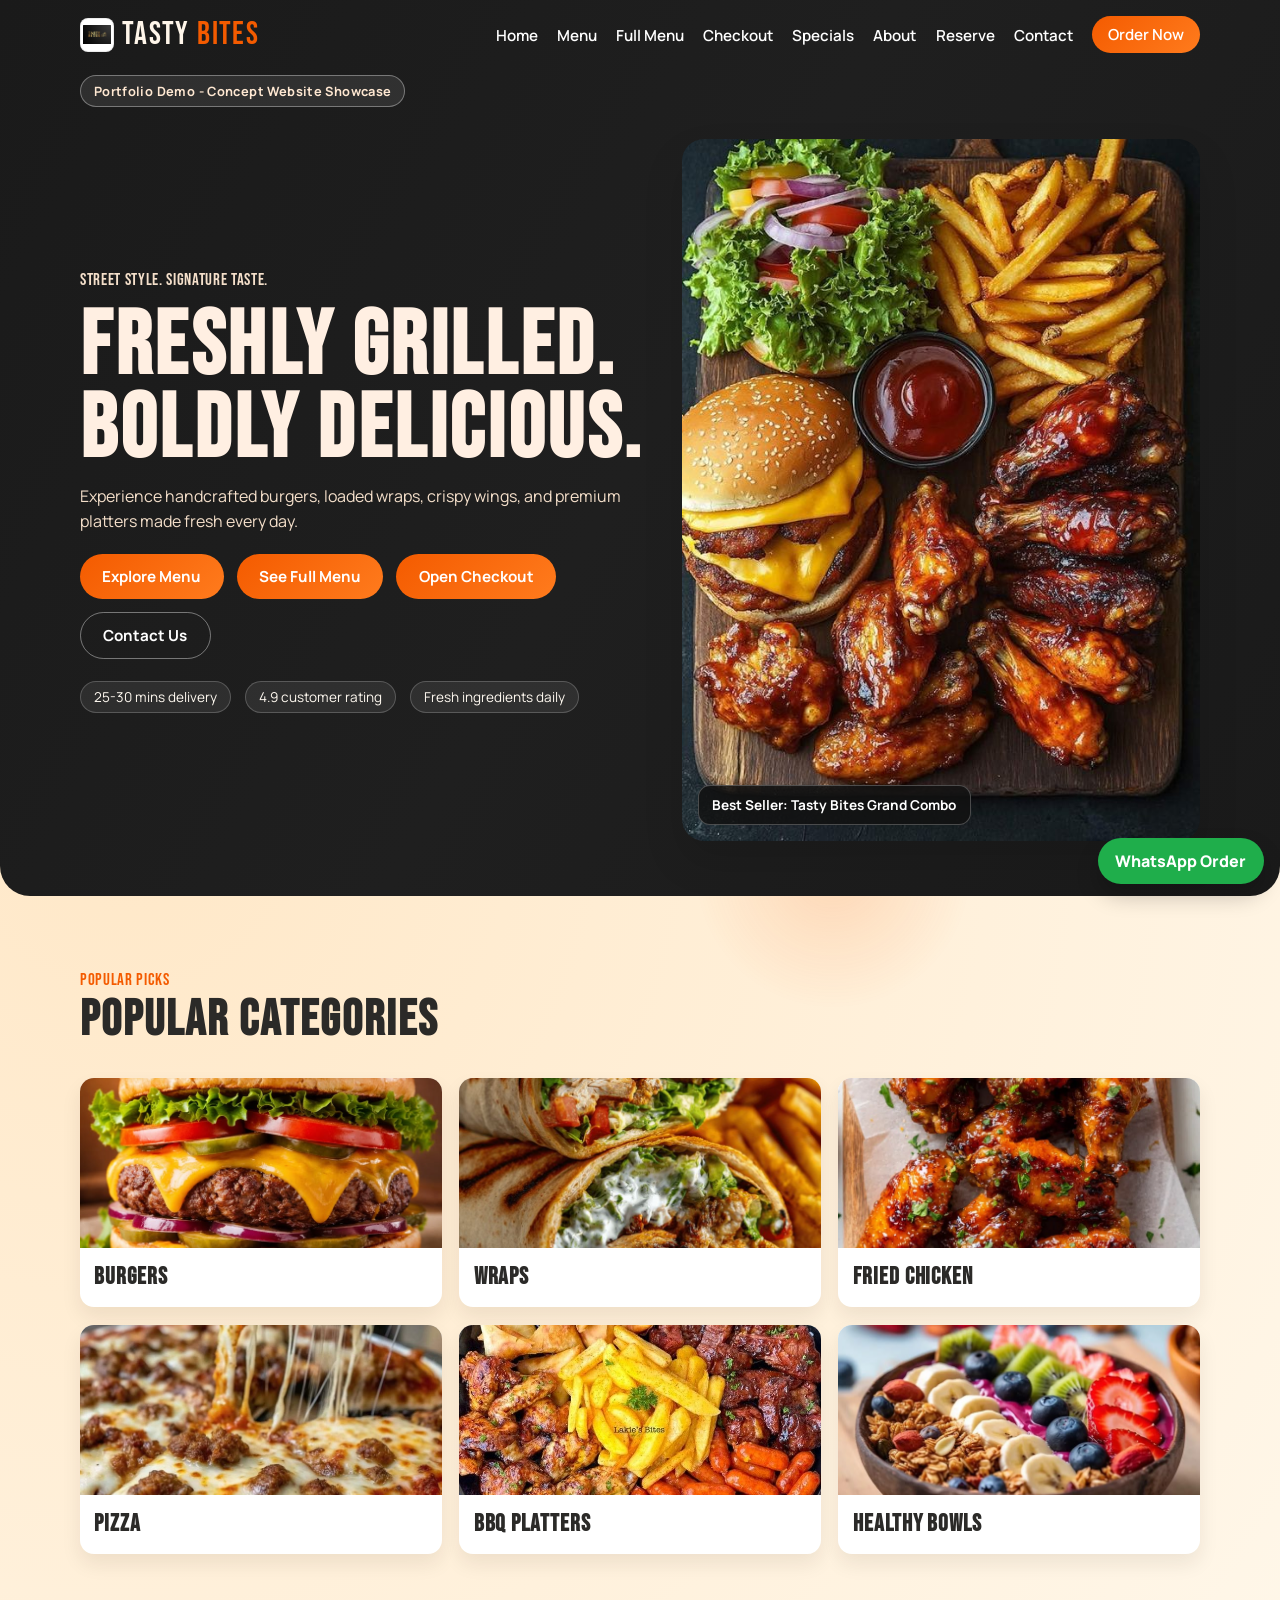
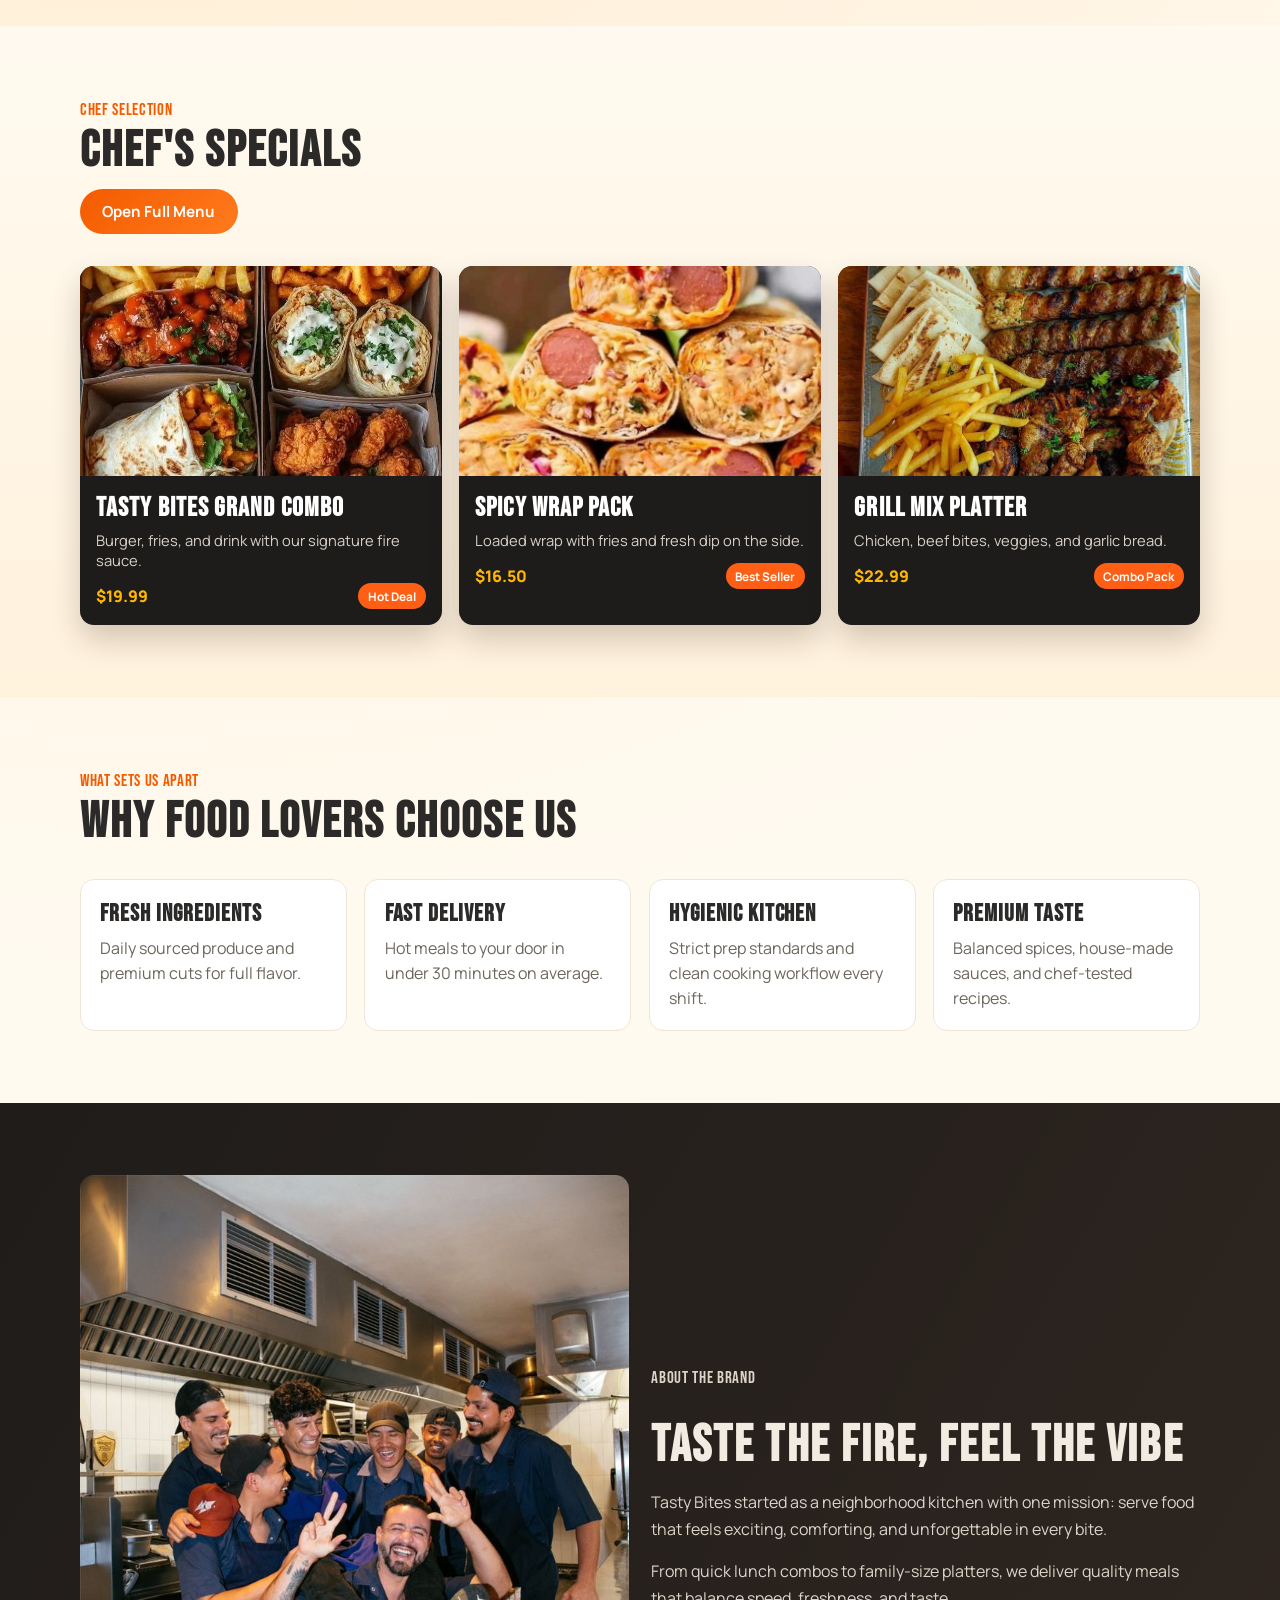
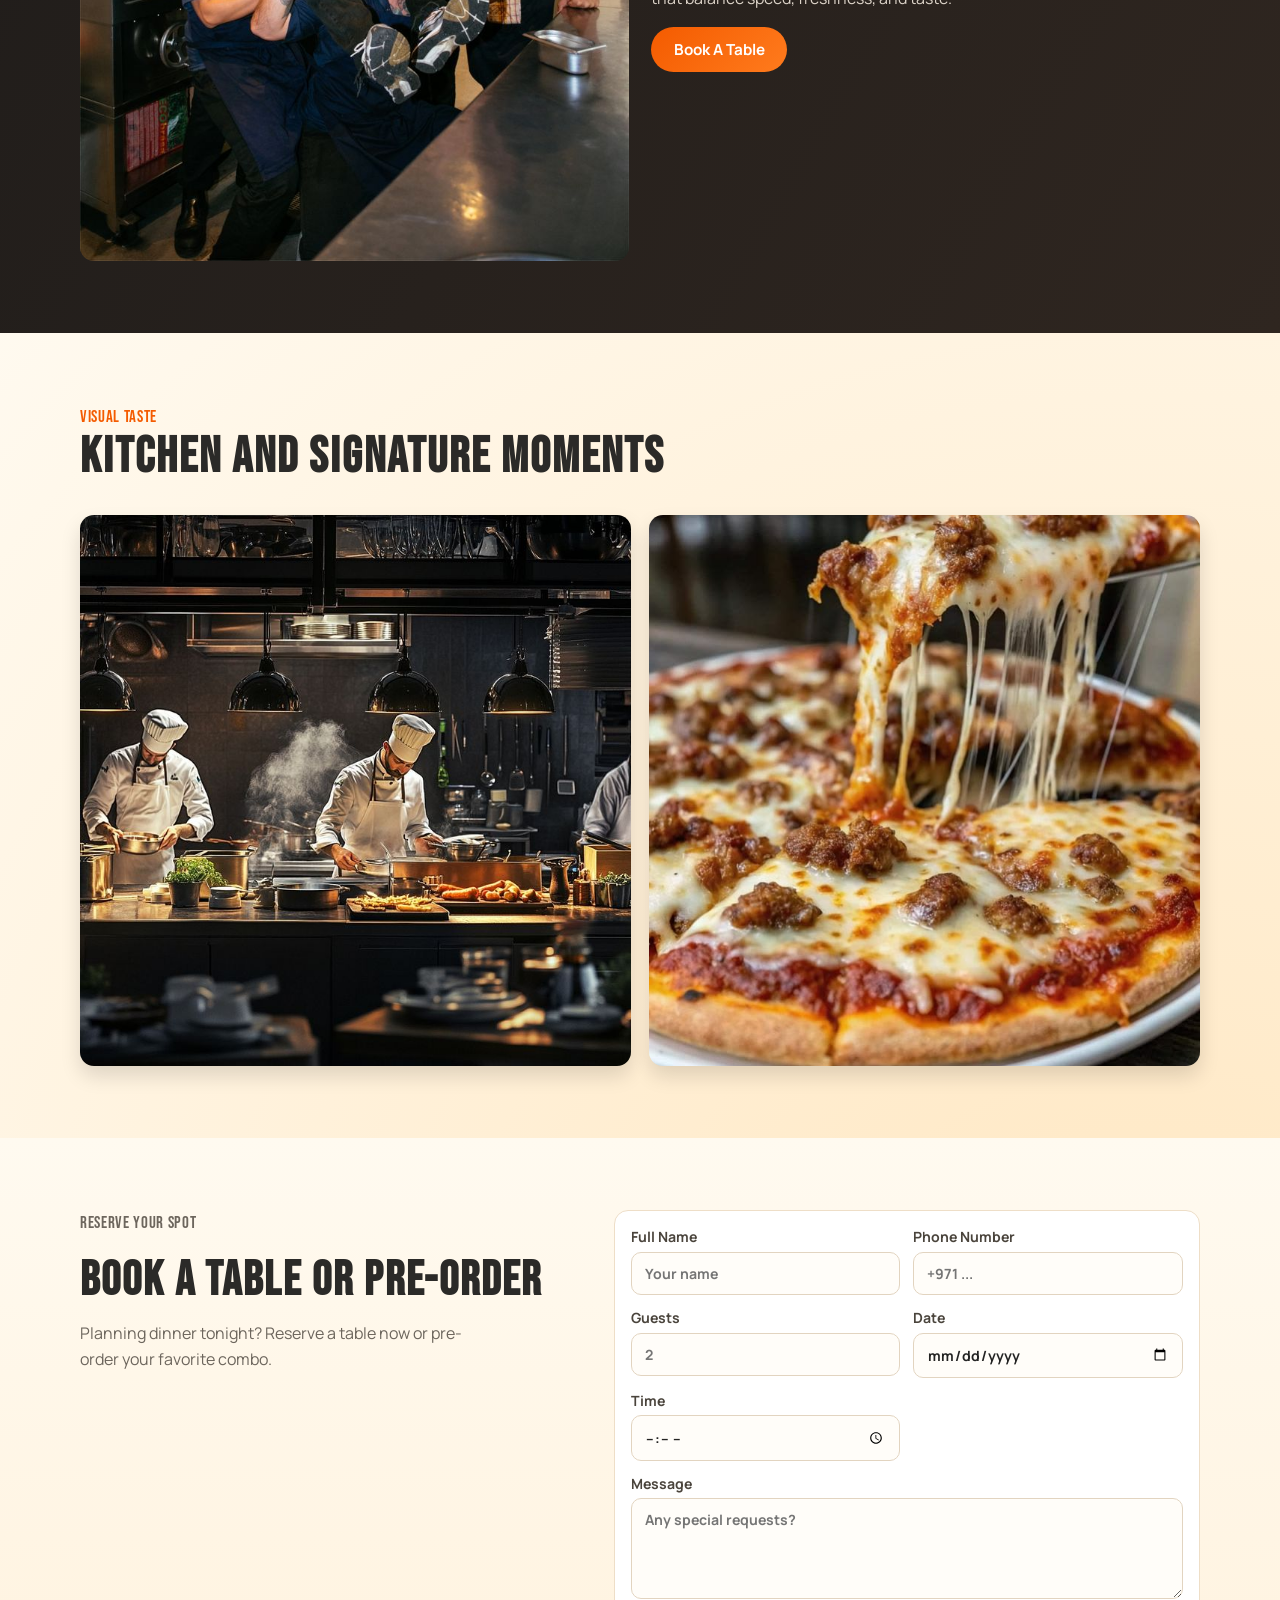
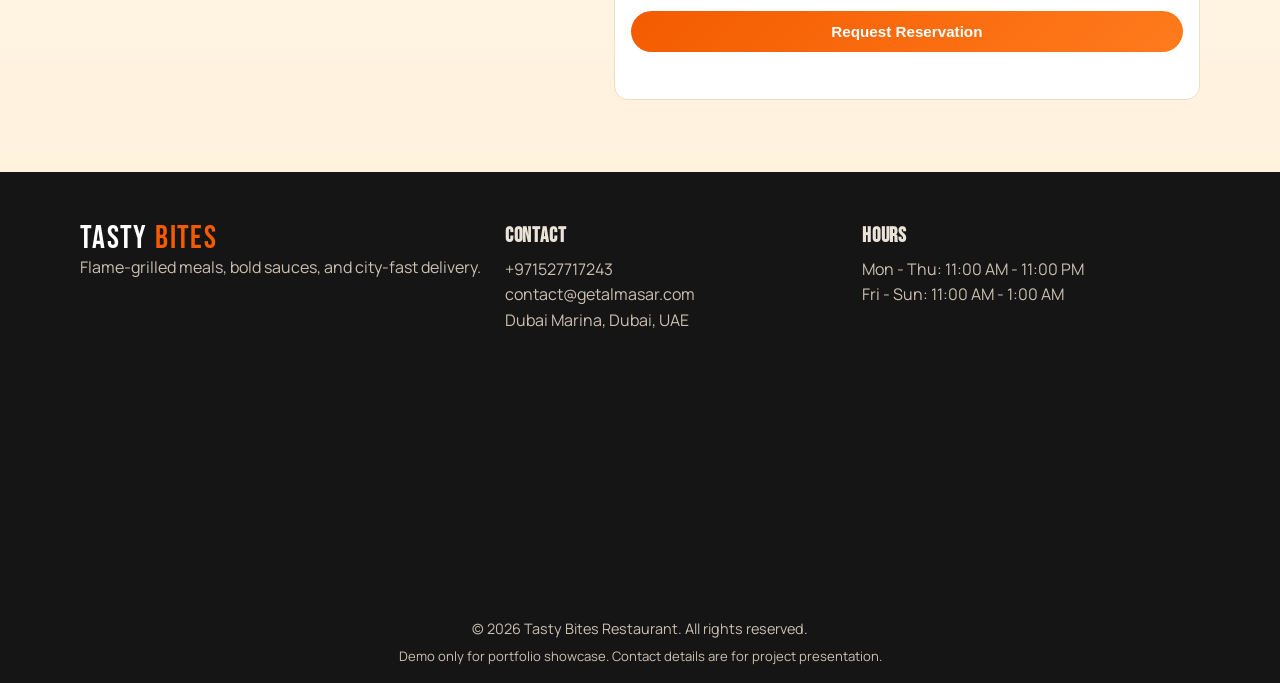
<file: index.html>
﻿<!DOCTYPE html>
<html lang="en">
<head>
   <meta charset="UTF-8" />
   <meta name="viewport" content="width=device-width, initial-scale=1.0" />
   <meta name="description" content="Tasty Bites Restaurant - freshly grilled, boldly delicious meals, fast delivery, and unforgettable flavor." />
   <meta property="og:title" content="Tasty Bites Restaurant" />
   <meta property="og:description" content="Fresh burgers, wings, wraps, bowls, desserts, and premium combos served fast." />
   <meta property="og:image" content="images/Air Fryer Recipes _ BBQ Chicken Wings & Cheeseburger Platter.jpg" />
   <title>Tasty Bites Restaurant</title>
   <link rel="preconnect" href="https://fonts.googleapis.com" />
   <link rel="preconnect" href="https://fonts.gstatic.com" crossorigin />
   <link href="https://fonts.googleapis.com/css2?family=Bebas+Neue&family=Manrope:wght@400;500;600;700;800&display=swap" rel="stylesheet" />
   <link rel="stylesheet" href="styles.css" />
   <link rel="icon" type="image/jpeg" href="images/burger.jpg" />
</head>
<body>
   <div class="site-bg-shapes" aria-hidden="true">
      <span class="shape shape-one"></span>
      <span class="shape shape-two"></span>
      <span class="shape shape-three"></span>
   </div>

   <header class="header" id="home">
      <nav class="nav container" aria-label="Main navigation">
         <a href="#home" class="brand" aria-label="Tasty Bites home">
            <img src="images/logo.jpg" alt="Tasty Bites logo" class="brand-logo" />
            Tasty<span>Bites</span>
         </a>
         <button class="nav-toggle" id="nav-toggle" aria-label="Toggle menu" aria-expanded="false">Menu</button>
         <ul class="nav-links" id="nav-links">
            <li><a href="#home">Home</a></li>
            <li><a href="#categories">Menu</a></li>
            <li><a href="menu.html">Full Menu</a></li>
            <li><a href="checkout.html">Checkout</a></li>
            <li><a href="#specials">Specials</a></li>
            <li><a href="#about">About</a></li>
            <li><a href="#reservation">Reserve</a></li>
            <li><a href="#contact">Contact</a></li>
            <li><a class="btn btn-nav js-whatsapp-order" href="https://wa.me/971527717243" data-item="I want to order from Tasty Bites">Order Now</a></li>
         </ul>
      </nav>

      <div class="container">
         <p class="demo-badge">Portfolio Demo - Concept Website Showcase</p>
      </div>

      <section class="hero container">
         <div class="hero-copy reveal-up">
            <p class="eyebrow">Street style. Signature taste.</p>
            <h1>Freshly Grilled.<br />Boldly Delicious.</h1>
            <p>
               Experience handcrafted burgers, loaded wraps, crispy wings, and premium platters
               made fresh every day.
            </p>
            <div class="hero-actions">
               <a class="btn" href="#categories">Explore Menu</a>
               <a class="btn" href="menu.html">See Full Menu</a>
               <a class="btn" href="checkout.html">Open Checkout</a>
               <a class="btn btn-ghost" href="#contact">Contact Us</a>
            </div>
            <ul class="hero-highlights">
               <li>25-30 mins delivery</li>
               <li>4.9 customer rating</li>
               <li>Fresh ingredients daily</li>
            </ul>
         </div>

         <div class="hero-media reveal-up delay-1">
            <img src="images/Air Fryer Recipes _ BBQ Chicken Wings & Cheeseburger Platter.jpg" alt="Crispy fried chicken platter with fries and burgers" class="cover-image" />
            <div class="floating-card">Best Seller: Tasty Bites Grand Combo</div>
         </div>
      </section>
   </header>

   <main>
      <section class="section container" id="categories">
         <div class="section-head reveal-up">
            <p class="eyebrow">Popular Picks</p>
            <h2>Popular Categories</h2>
         </div>
         <div class="category-grid">
            <article class="category-card reveal-up">
               <img src="images/american burger.jpg" alt="Juicy stacked burger" class="cover-image" />
               <h3>Burgers</h3>
            </article>
            <article class="category-card reveal-up delay-1">
               <img src="images/shawarma.jpg" alt="Stuffed chicken wrap" class="cover-image" />
               <h3>Wraps</h3>
            </article>
            <article class="category-card reveal-up delay-2">
               <img src="images/hot wings.jpg" alt="Spicy fried chicken wings" class="cover-image" />
               <h3>Fried Chicken</h3>
            </article>
            <article class="category-card reveal-up">
               <img src="images/pizza.jpg" alt="Cheesy pizza slices" class="cover-image" />
               <h3>Pizza</h3>
            </article>
            <article class="category-card reveal-up delay-1">
               <img src="images/ggq platter.jpg" alt="Mixed grill platter" class="cover-image" />
               <h3>BBQ Platters</h3>
            </article>
            <article class="category-card reveal-up delay-2">
               <img src="images/health bowl.jpg" alt="Nutritious bowl with vegetables" class="cover-image" />
               <h3>Healthy Bowls</h3>
            </article>
         </div>
      </section>

      <section class="section section-alt" id="specials">
         <div class="container">
            <div class="section-head reveal-up">
               <p class="eyebrow">Chef Selection</p>
               <h2>Chef's Specials</h2>
               <div class="section-tools">
                  <a class="btn" href="menu.html">Open Full Menu</a>
               </div>
            </div>

            <div class="special-grid">
               <article class="special-card reveal-up">
                  <img src="images/grand combo.jpg" alt="Burger fries and drink combo" class="cover-image" />
                  <div class="special-content">
                     <h3>Tasty Bites Grand Combo</h3>
                     <p>Burger, fries, and drink with our signature fire sauce.</p>
                     <div class="special-meta">
                        <span class="price">$19.99</span>
                        <span class="tag">Hot Deal</span>
                     </div>
                  </div>
               </article>

               <article class="special-card reveal-up delay-1">
                  <img src="images/spicy wrap pack.jpg" alt="Spicy wrap combo meal" class="cover-image" />
                  <div class="special-content">
                     <h3>Spicy Wrap Pack</h3>
                     <p>Loaded wrap with fries and fresh dip on the side.</p>
                     <div class="special-meta">
                        <span class="price">$16.50</span>
                        <span class="tag">Best Seller</span>
                     </div>
                  </div>
               </article>

               <article class="special-card reveal-up delay-2">
                  <img src="images/grill mix platter.jpg" alt="Mixed grill platter with kebabs" class="cover-image" />
                  <div class="special-content">
                     <h3>Grill Mix Platter</h3>
                     <p>Chicken, beef bites, veggies, and garlic bread.</p>
                     <div class="special-meta">
                        <span class="price">$22.99</span>
                        <span class="tag">Combo Pack</span>
                     </div>
                  </div>
               </article>
            </div>
         </div>
      </section>

      <section class="section container" id="why-us">
         <div class="section-head reveal-up">
            <p class="eyebrow">What Sets Us Apart</p>
            <h2>Why Food Lovers Choose Us</h2>
         </div>

         <div class="feature-grid">
            <article class="feature-card reveal-up">
               <h3>Fresh Ingredients</h3>
               <p>Daily sourced produce and premium cuts for full flavor.</p>
            </article>
            <article class="feature-card reveal-up delay-1">
               <h3>Fast Delivery</h3>
               <p>Hot meals to your door in under 30 minutes on average.</p>
            </article>
            <article class="feature-card reveal-up delay-2">
               <h3>Hygienic Kitchen</h3>
               <p>Strict prep standards and clean cooking workflow every shift.</p>
            </article>
            <article class="feature-card reveal-up">
               <h3>Premium Taste</h3>
               <p>Balanced spices, house-made sauces, and chef-tested recipes.</p>
            </article>
         </div>
      </section>

      <section class="section section-dark" id="about">
         <div class="container about-layout">
            <div class="about-media reveal-up">
               <img src="images/team.jpg" alt="Restaurant team in the kitchen" class="cover-image" />
            </div>
            <div class="about-copy reveal-up delay-1">
               <p class="eyebrow">About The Brand</p>
               <h2>Taste The Fire, Feel The Vibe</h2>
               <p>
                  Tasty Bites started as a neighborhood kitchen with one mission: serve food that
                  feels exciting, comforting, and unforgettable in every bite.
               </p>
               <p>
                  From quick lunch combos to family-size platters, we deliver quality meals
                  that balance speed, freshness, and taste.
               </p>
               <a class="btn" href="#reservation">Book A Table</a>
            </div>
         </div>
      </section>

      <section class="section container" id="gallery">
         <div class="section-head reveal-up">
            <p class="eyebrow">Visual Taste</p>
            <h2>Kitchen And Signature Moments</h2>
         </div>

         <div class="media-grid">
            <video poster="images/kitchen-preview.jpg" class="reveal-up hover-preview" preload="metadata" muted loop playsinline>
               <source src="videos/kitchen-tour.mp4" type="video/mp4" />
               Your browser does not support the video tag.
            </video>
            <video poster="images/pizza.jpg" class="reveal-up delay-1 hover-preview" preload="metadata" muted loop playsinline>
               <source src="videos/making-pizza.mp4" type="video/mp4" />
               Your browser does not support the video tag.
            </video>
         </div>
      </section>

      <section class="section section-alt" id="reservation">
         <div class="container reservation-wrap">
            <div class="reservation-copy reveal-up">
               <p class="eyebrow">Reserve Your Spot</p>
               <h2>Book A Table Or Pre-Order</h2>
               <p>
                  Planning dinner tonight? Reserve a table now or pre-order your favorite combo.
               </p>
            </div>

            <form class="reservation-form reveal-up delay-1" id="reservation-form">
               <label>
                  Full Name
                  <input type="text" name="fullName" placeholder="Your name" required />
               </label>
               <label>
                  Phone Number
                  <input type="tel" name="phone" placeholder="+971 ..." required />
               </label>
               <label>
                  Guests
                  <input type="number" name="guests" min="1" max="20" placeholder="2" required />
               </label>
               <label>
                  Date
                  <input type="date" name="date" required />
               </label>
               <label>
                  Time
                  <input type="time" name="time" required />
               </label>
               <label>
                  Message
                  <textarea rows="4" name="message" placeholder="Any special requests?"></textarea>
               </label>
               <button type="submit" class="btn">Request Reservation</button>
               <p id="reservation-status" class="reservation-status" aria-live="polite"></p>
            </form>
         </div>
      </section>
   </main>

   <footer class="footer" id="contact">
      <div class="container footer-grid">
         <div>
            <a href="#home" class="brand brand-footer">Tasty<span>Bites</span></a>
            <p>Flame-grilled meals, bold sauces, and city-fast delivery.</p>
         </div>

         <div>
            <h3>Contact</h3>
            <p><a href="tel:+971527717243">+971527717243</a></p>
            <p><a href="mailto:contact@getalmasar.com">contact@getalmasar.com</a></p>
            <p>Dubai Marina, Dubai, UAE</p>
         </div>

         <div>
            <h3>Hours</h3>
            <p>Mon - Thu: 11:00 AM - 11:00 PM</p>
            <p>Fri - Sun: 11:00 AM - 1:00 AM</p>
         </div>
      </div>

      <div class="container map-wrap">
         <iframe
            src="https://www.google.com/maps?q=Dubai+Marina&output=embed"
            title="Restaurant location"
            loading="lazy"
            referrerpolicy="no-referrer-when-downgrade"
         ></iframe>
      </div>

      <p class="copyright">&copy; <span id="year"></span> Tasty Bites Restaurant. All rights reserved.</p>
      <p class="demo-note">Demo only for portfolio showcase. Contact details are for project presentation.</p>
   </footer>

   <a
      class="whatsapp-float js-whatsapp-order"
      href="https://wa.me/971527717243"
      data-item="Hi Tasty Bites, I would like to place an order."
      aria-label="Chat on WhatsApp"
   >
      WhatsApp Order
   </a>

   <script src="script.js"></script>
</body>
</html>
</file>
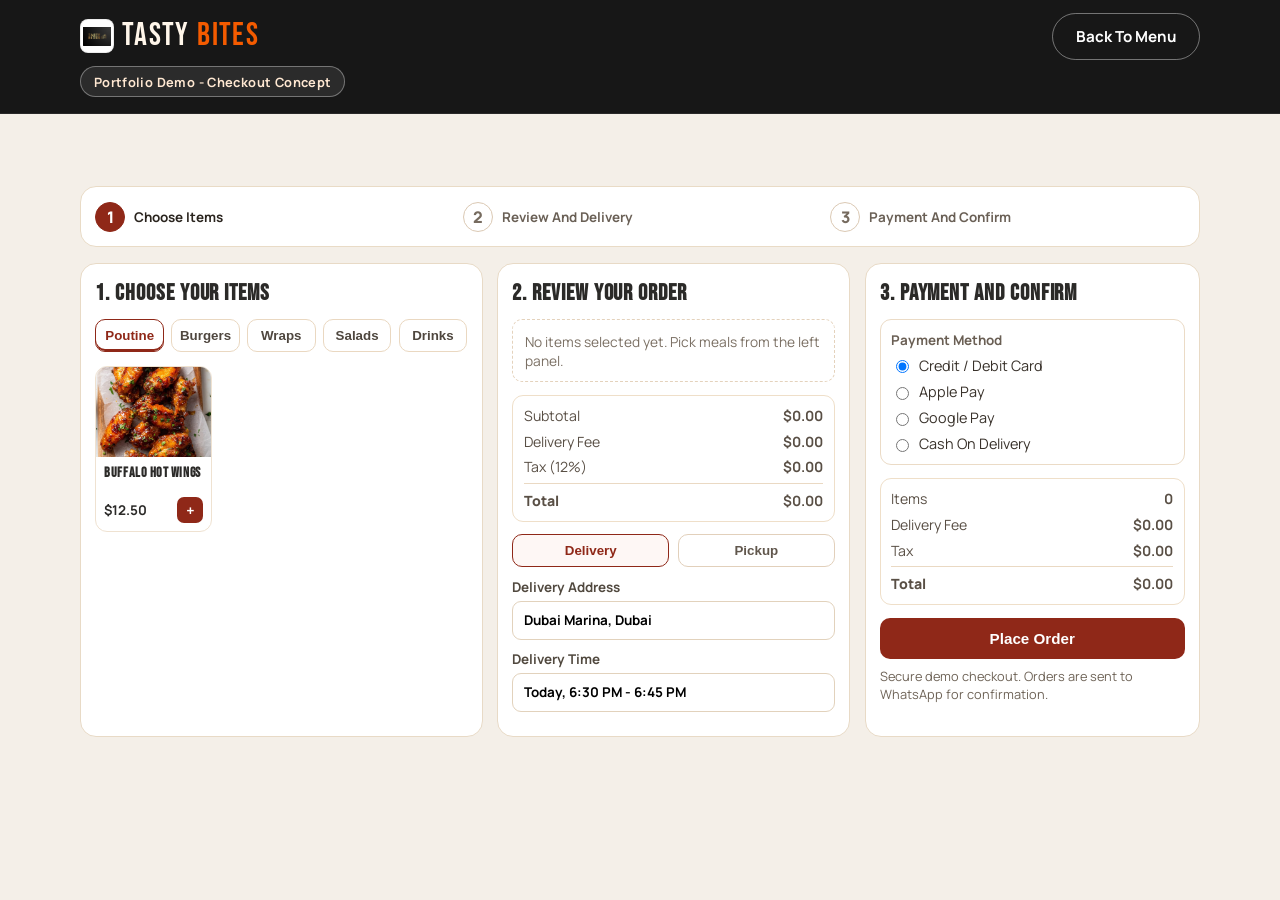
<file: checkout.html>
<!DOCTYPE html>
<html lang="en">
<head>
   <meta charset="UTF-8" />
   <meta name="viewport" content="width=device-width, initial-scale=1.0" />
   <meta name="description" content="Checkout flow for Tasty Bites Restaurant orders." />
   <title>Checkout | Tasty Bites</title>
   <link rel="preconnect" href="https://fonts.googleapis.com" />
   <link rel="preconnect" href="https://fonts.gstatic.com" crossorigin />
   <link href="https://fonts.googleapis.com/css2?family=Bebas+Neue&family=Manrope:wght@400;500;600;700;800&display=swap" rel="stylesheet" />
   <link rel="stylesheet" href="styles.css" />
</head>
<body class="checkout-page">
   <header class="checkout-header">
      <div class="container checkout-header-inner">
         <a href="index.html" class="brand" aria-label="Tasty Bites home">
            <img src="images/logo.jpg" alt="Tasty Bites logo" class="brand-logo" />
            Tasty<span>Bites</span>
         </a>
         <a href="menu.html" class="btn btn-ghost">Back To Menu</a>
      </div>
      <div class="container">
         <p class="demo-badge">Portfolio Demo - Checkout Concept</p>
      </div>
   </header>

   <main class="section">
      <div class="container">
         <div class="checkout-steps" aria-label="Checkout steps">
            <div class="step is-active"><span>1</span><p>Choose Items</p></div>
            <div class="step"><span>2</span><p>Review And Delivery</p></div>
            <div class="step"><span>3</span><p>Payment And Confirm</p></div>
         </div>

         <div class="checkout-layout">
            <section class="checkout-card" aria-labelledby="choose-title">
               <h2 id="choose-title">1. Choose Your Items</h2>
               <div class="checkout-categories" id="checkout-categories"></div>
               <div class="checkout-products" id="checkout-products"></div>
            </section>

            <section class="checkout-card" aria-labelledby="review-title">
               <h2 id="review-title">2. Review Your Order</h2>
               <div class="checkout-cart" id="checkout-cart"></div>

               <div class="checkout-summary-lines">
                  <p><span>Subtotal</span><strong id="subtotal-amount">$0.00</strong></p>
                  <p><span>Delivery Fee</span><strong id="delivery-fee">$2.99</strong></p>
                  <p><span>Tax (12%)</span><strong id="tax-amount">$0.00</strong></p>
                  <p class="checkout-total"><span>Total</span><strong id="total-amount">$0.00</strong></p>
               </div>

               <div class="delivery-mode" role="group" aria-label="Delivery mode">
                  <button type="button" class="mode-btn is-active" data-mode="delivery">Delivery</button>
                  <button type="button" class="mode-btn" data-mode="pickup">Pickup</button>
               </div>

               <label class="checkout-field">
                  Delivery Address
                  <input type="text" id="delivery-address" value="Dubai Marina, Dubai" />
               </label>
               <label class="checkout-field">
                  Delivery Time
                  <input type="text" id="delivery-time" value="Today, 6:30 PM - 6:45 PM" />
               </label>
            </section>

            <section class="checkout-card" aria-labelledby="payment-title">
               <h2 id="payment-title">3. Payment And Confirm</h2>

               <div class="payment-group">
                  <p class="payment-label">Payment Method</p>
                  <label class="pay-option"><input type="radio" name="pay-method" value="Card" checked /> Credit / Debit Card</label>
                  <label class="pay-option"><input type="radio" name="pay-method" value="Apple Pay" /> Apple Pay</label>
                  <label class="pay-option"><input type="radio" name="pay-method" value="Google Pay" /> Google Pay</label>
                  <label class="pay-option"><input type="radio" name="pay-method" value="Cash" /> Cash On Delivery</label>
               </div>

               <div class="checkout-summary-box">
                  <p><span>Items</span><strong id="summary-items">0</strong></p>
                  <p><span>Delivery Fee</span><strong id="summary-delivery">$2.99</strong></p>
                  <p><span>Tax</span><strong id="summary-tax">$0.00</strong></p>
                  <p class="checkout-total"><span>Total</span><strong id="summary-total">$0.00</strong></p>
               </div>

               <button type="button" class="btn checkout-submit" id="place-order-btn">Place Order</button>
               <p class="checkout-note">Secure demo checkout. Orders are sent to WhatsApp for confirmation.</p>
               <p id="checkout-status" class="reservation-status" aria-live="polite"></p>
            </section>
         </div>
      </div>
   </main>

   <script src="checkout.js"></script>
</body>
</html>
</file>
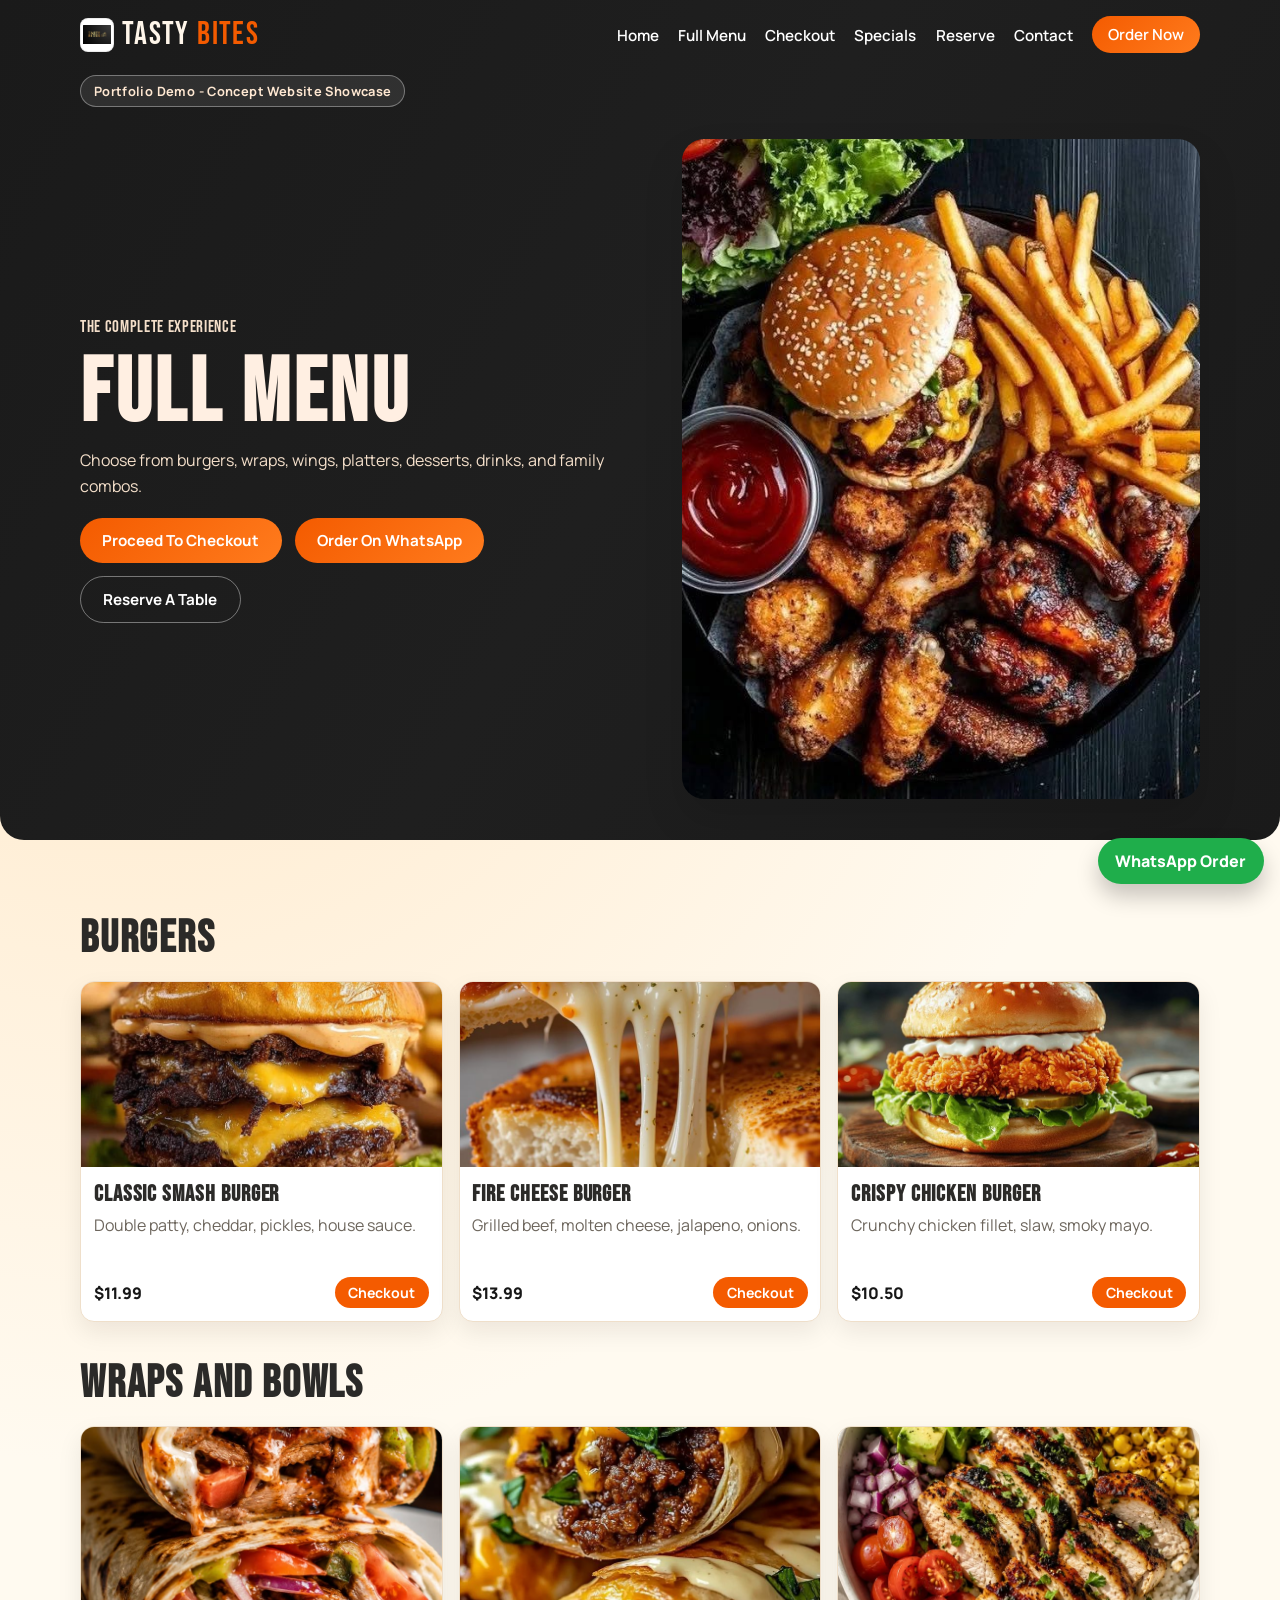
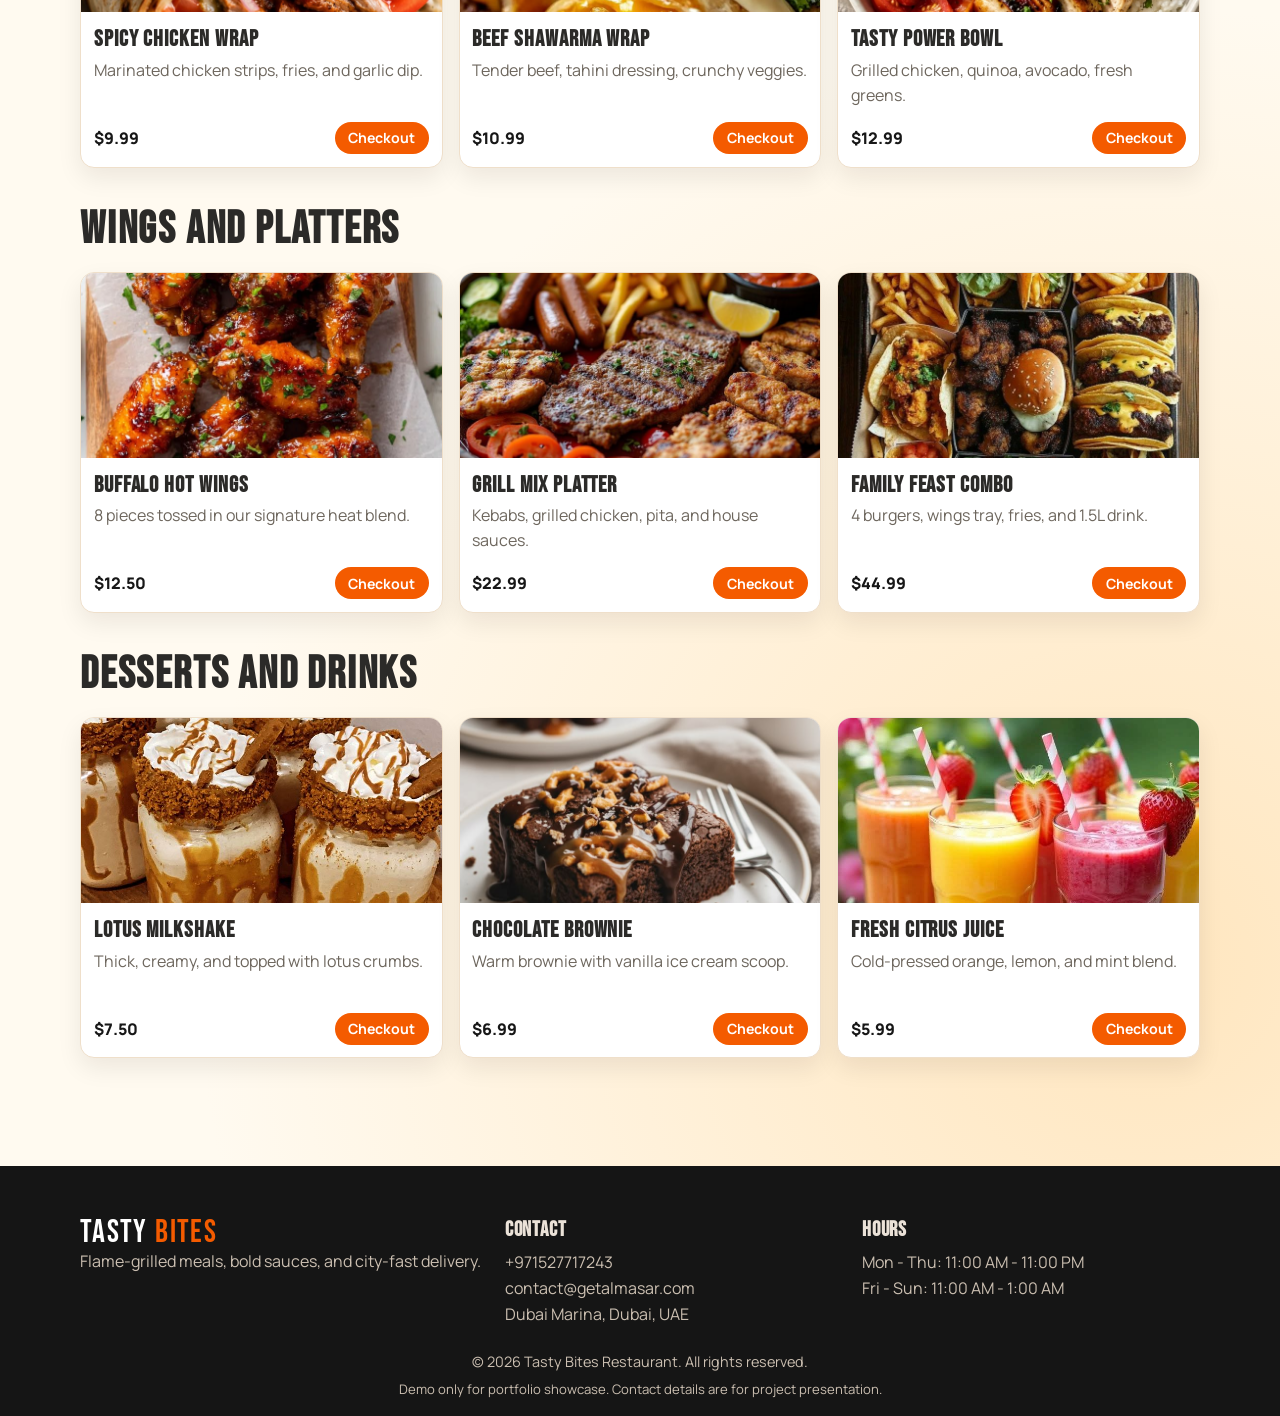
<file: menu.html>
﻿<!DOCTYPE html>
<html lang="en">
<head>
   <meta charset="UTF-8" />
   <meta name="viewport" content="width=device-width, initial-scale=1.0" />
   <meta name="description" content="Full restaurant menu for Tasty Bites Restaurant." />
   <title>Full Menu | Tasty Bites</title>
   <link rel="preconnect" href="https://fonts.googleapis.com" />
   <link rel="preconnect" href="https://fonts.gstatic.com" crossorigin />
   <link href="https://fonts.googleapis.com/css2?family=Bebas+Neue&family=Manrope:wght@400;500;600;700;800&display=swap" rel="stylesheet" />
   <link rel="stylesheet" href="styles.css" />
</head>
<body class="menu-page">
   <header class="header" id="home">
      <nav class="nav container" aria-label="Main navigation">
         <a href="index.html" class="brand" aria-label="Tasty Bites home">
            <img src="images/logo.jpg" alt="Tasty Bites logo" class="brand-logo" />
            Tasty<span>Bites</span>
         </a>
         <button class="nav-toggle" id="nav-toggle" aria-label="Toggle menu" aria-expanded="false">Menu</button>
         <ul class="nav-links" id="nav-links">
            <li><a href="index.html#home">Home</a></li>
            <li><a href="menu.html">Full Menu</a></li>
            <li><a href="checkout.html">Checkout</a></li>
            <li><a href="index.html#specials">Specials</a></li>
            <li><a href="index.html#reservation">Reserve</a></li>
            <li><a href="index.html#contact">Contact</a></li>
            <li><a class="btn btn-nav js-whatsapp-order" href="https://wa.me/971527717243" data-item="I want to place a full menu order">Order Now</a></li>
         </ul>
      </nav>

      <div class="container">
         <p class="demo-badge">Portfolio Demo - Concept Website Showcase</p>
      </div>

      <section class="hero container menu-hero">
         <div class="hero-copy reveal-up">
            <p class="eyebrow">The Complete Experience</p>
            <h1>Full Menu</h1>
            <p>Choose from burgers, wraps, wings, platters, desserts, drinks, and family combos.</p>
            <div class="hero-actions">
               <a class="btn" href="checkout.html">Proceed To Checkout</a>
               <a class="btn js-whatsapp-order" href="https://wa.me/971527717243" data-item="Hi, I need help choosing from the full menu">Order On WhatsApp</a>
               <a class="btn btn-ghost" href="index.html#reservation">Reserve A Table</a>
            </div>
         </div>
         <div class="hero-media reveal-up delay-1">
            <img src="images/food-bg.jpg" alt="Tasty Bites menu spread" class="cover-image" />
         </div>
      </section>
   </header>

   <main>
      <section class="section container">
         <div class="menu-group reveal-up" id="burgers">
            <h2>Burgers</h2>
            <div class="menu-grid">
               <article class="menu-item-card">
                  <img src="images/classic smash.jpg" alt="Classic smash burger" class="cover-image" />
                  <h3>Classic Smash Burger</h3>
                  <p>Double patty, cheddar, pickles, house sauce.</p>
                  <div class="menu-item-footer"><span>$11.99</span><a href="checkout.html?item=Classic%20Smash%20Burger">Checkout</a></div>
               </article>
               <article class="menu-item-card">
                  <img src="images/Fire cheese.jpg" alt="Fire cheese burger" class="cover-image" />
                  <h3>Fire Cheese Burger</h3>
                  <p>Grilled beef, molten cheese, jalapeno, onions.</p>
                  <div class="menu-item-footer"><span>$13.99</span><a href="checkout.html?item=Fire%20Cheese%20Burger">Checkout</a></div>
               </article>
               <article class="menu-item-card">
                  <img src="images/chicken burger.jpg" alt="Crispy chicken burger" class="cover-image" />
                  <h3>Crispy Chicken Burger</h3>
                  <p>Crunchy chicken fillet, slaw, smoky mayo.</p>
                  <div class="menu-item-footer"><span>$10.50</span><a href="checkout.html?item=Crispy%20Chicken%20Burger">Checkout</a></div>
               </article>
            </div>
         </div>

         <div class="menu-group reveal-up delay-1" id="wraps">
            <h2>Wraps And Bowls</h2>
            <div class="menu-grid">
               <article class="menu-item-card">
                  <img src="images/spicy wrap.jpg" alt="Spicy chicken wrap" class="cover-image" />
                  <h3>Spicy Chicken Wrap</h3>
                  <p>Marinated chicken strips, fries, and garlic dip.</p>
                  <div class="menu-item-footer"><span>$9.99</span><a href="checkout.html?item=Spicy%20Chicken%20Wrap">Checkout</a></div>
               </article>
               <article class="menu-item-card">
                  <img src="images/beef Wrap.jpg" alt="Beef shawarma wrap" class="cover-image" />
                  <h3>Beef Shawarma Wrap</h3>
                  <p>Tender beef, tahini dressing, crunchy veggies.</p>
                  <div class="menu-item-footer"><span>$10.99</span><a href="checkout.html?item=Beef%20Shawarma%20Wrap">Checkout</a></div>
               </article>
               <article class="menu-item-card">
                  <img src="images/power bowl.jpg" alt="Healthy power bowl" class="cover-image" />
                  <h3>Tasty Power Bowl</h3>
                  <p>Grilled chicken, quinoa, avocado, fresh greens.</p>
                  <div class="menu-item-footer"><span>$12.99</span><a href="checkout.html?item=Tasty%20Power%20Bowl">Checkout</a></div>
               </article>
            </div>
         </div>

         <div class="menu-group reveal-up" id="platters">
            <h2>Wings And Platters</h2>
            <div class="menu-grid">
               <article class="menu-item-card">
                  <img src="images/hot wings.jpg" alt="Buffalo hot wings" class="cover-image" />
                  <h3>Buffalo Hot Wings</h3>
                  <p>8 pieces tossed in our signature heat blend.</p>
                  <div class="menu-item-footer"><span>$12.50</span><a href="checkout.html?item=Buffalo%20Hot%20Wings">Checkout</a></div>
               </article>
               <article class="menu-item-card">
                  <img src="images/Grill mix.jpg" alt="Mixed grill platter" class="cover-image" />
                  <h3>Grill Mix Platter</h3>
                  <p>Kebabs, grilled chicken, pita, and house sauces.</p>
                  <div class="menu-item-footer"><span>$22.99</span><a href="checkout.html?item=Grill%20Mix%20Platter">Checkout</a></div>
               </article>
               <article class="menu-item-card">
                  <img src="images/family feast.jpg" alt="Family feast combo" class="cover-image" />
                  <h3>Family Feast Combo</h3>
                  <p>4 burgers, wings tray, fries, and 1.5L drink.</p>
                  <div class="menu-item-footer"><span>$44.99</span><a href="checkout.html?item=Family%20Feast%20Combo">Checkout</a></div>
               </article>
            </div>
         </div>

         <div class="menu-group reveal-up delay-1" id="desserts">
            <h2>Desserts And Drinks</h2>
            <div class="menu-grid">
               <article class="menu-item-card">
                  <img src="images/Lotus Biscoff Milkshakes.jpg" alt="Lotus milkshake" class="cover-image" />
                  <h3>Lotus Milkshake</h3>
                  <p>Thick, creamy, and topped with lotus crumbs.</p>
                  <div class="menu-item-footer"><span>$7.50</span><a href="checkout.html?item=Lotus%20Milkshake">Checkout</a></div>
               </article>
               <article class="menu-item-card">
                  <img src="images/choco brownie.jpg" alt="Chocolate brownie" class="cover-image" />
                  <h3>Chocolate Brownie</h3>
                  <p>Warm brownie with vanilla ice cream scoop.</p>
                  <div class="menu-item-footer"><span>$6.99</span><a href="checkout.html?item=Chocolate%20Brownie">Checkout</a></div>
               </article>
               <article class="menu-item-card">
                  <img src="images/Fresh  juices.jpg" alt="Fresh orange juice" class="cover-image" />
                  <h3>Fresh Citrus Juice</h3>
                  <p>Cold-pressed orange, lemon, and mint blend.</p>
                  <div class="menu-item-footer"><span>$5.99</span><a href="checkout.html?item=Fresh%20Citrus%20Juice">Checkout</a></div>
               </article>
            </div>
         </div>
      </section>
   </main>

   <footer class="footer" id="contact">
      <div class="container footer-grid">
         <div>
            <a href="index.html" class="brand brand-footer">Tasty<span>Bites</span></a>
            <p>Flame-grilled meals, bold sauces, and city-fast delivery.</p>
         </div>

         <div>
            <h3>Contact</h3>
            <p><a href="tel:+971527717243">+971527717243</a></p>
            <p><a href="mailto:contact@getalmasar.com">contact@getalmasar.com</a></p>
            <p>Dubai Marina, Dubai, UAE</p>
         </div>

         <div>
            <h3>Hours</h3>
            <p>Mon - Thu: 11:00 AM - 11:00 PM</p>
            <p>Fri - Sun: 11:00 AM - 1:00 AM</p>
         </div>
      </div>
      <p class="copyright">&copy; <span id="year"></span> Tasty Bites Restaurant. All rights reserved.</p>
      <p class="demo-note">Demo only for portfolio showcase. Contact details are for project presentation.</p>
   </footer>

   <a
      class="whatsapp-float js-whatsapp-order"
      href="https://wa.me/971527717243"
      data-item="Hi Tasty Bites, I would like to place an order from the full menu."
      aria-label="Chat on WhatsApp"
   >
      WhatsApp Order
   </a>

   <script src="script.js"></script>
</body>
</html>
</file>
<file: styles.css>
:root {
    --bg: #fffaf0;
    --surface: #ffffff;
    --surface-soft: #fff2dd;
    --charcoal: #171717;
    --text: #2b2a28;
    --muted: #6d665d;
    --brand: #f45b00;
    --brand-dark: #cb4600;
    --accent: #ffb703;
    --success: #0f9d58;
    --radius-md: 14px;
    --radius-lg: 22px;
    --shadow: 0 20px 40px rgba(0, 0, 0, 0.12);
}

* {
    box-sizing: border-box;
}

html {
    scroll-behavior: smooth;
}

body {
    margin: 0;
    font-family: "Manrope", sans-serif;
    background: radial-gradient(circle at 10% 15%, #ffe8c8 0%, transparent 36%),
        radial-gradient(circle at 90% 85%, #ffe6bf 0%, transparent 34%),
        var(--bg);
    color: var(--text);
    overflow-x: hidden;
}

h1,
h2,
h3,
.brand,
.eyebrow {
    font-family: "Bebas Neue", sans-serif;
    letter-spacing: 0.04em;
    margin: 0;
}

p {
    margin: 0;
}

a {
    color: inherit;
    text-decoration: none;
}

.container {
    width: min(1120px, 92%);
    margin: 0 auto;
}

.section {
    padding: 4.5rem 0;
}

.section-alt {
    background: linear-gradient(180deg, #fffaf0, #fff2dd);
}

.section-dark {
    background: linear-gradient(120deg, #1f1c1a 0%, #2f2620 100%);
    color: #f2ebe2;
}

.section-head {
    margin-bottom: 2rem;
}

.section-tools {
    margin-top: 0.8rem;
}

.section-head h2 {
    font-size: clamp(2rem, 5vw, 3.1rem);
    line-height: 1;
}

.eyebrow {
    display: inline-block;
    font-size: 1.05rem;
    color: var(--brand);
    margin-bottom: 0.4rem;
}

.site-bg-shapes {
    position: fixed;
    inset: 0;
    pointer-events: none;
    z-index: -1;
}

.shape {
    position: absolute;
    border-radius: 50%;
    filter: blur(2px);
}

.shape-one {
    width: 180px;
    height: 180px;
    right: -55px;
    top: 16%;
    background: radial-gradient(circle, rgba(244, 91, 0, 0.26), transparent 68%);
}

.shape-two {
    width: 220px;
    height: 220px;
    left: -65px;
    top: 50%;
    background: radial-gradient(circle, rgba(255, 183, 3, 0.25), transparent 68%);
}

.shape-three {
    width: 280px;
    height: 280px;
    right: 24%;
    bottom: -110px;
    background: radial-gradient(circle, rgba(244, 91, 0, 0.16), transparent 70%);
}

.header {
    background: linear-gradient(120deg, #1a1a1a 0%, #1f1f1f 50%, #1a1a1a 100%);
    color: #fff9f0;
    border-bottom-left-radius: 30px;
    border-bottom-right-radius: 30px;
    overflow: hidden;
}

.nav {
    display: flex;
    justify-content: space-between;
    align-items: center;
    padding: 1rem 0;
    gap: 1rem;
}

.brand {
    display: inline-flex;
    align-items: center;
    gap: 0.5rem;
    font-size: 2rem;
    line-height: 1;
    color: #fff6ea;
}

.brand-logo {
    width: 34px;
    height: 34px;
    object-fit: contain;
    border-radius: 8px;
    background: #fff;
    padding: 2px;
    border: 1px solid rgba(0, 0, 0, 0.08);
}

.brand span {
    color: var(--brand);
}

.nav-toggle {
    display: none;
    border: 1px solid rgba(255, 255, 255, 0.35);
    background: transparent;
    color: #fff;
    padding: 0.45rem 0.8rem;
    border-radius: 8px;
    cursor: pointer;
}

.nav-links {
    display: flex;
    align-items: center;
    gap: 1.2rem;
    list-style: none;
    margin: 0;
    padding: 0;
}

.nav-links a {
    color: #fff;
    font-weight: 600;
    font-size: 0.95rem;
}

.nav-links a:hover {
    color: var(--accent);
}

.btn {
    border: none;
    display: inline-flex;
    align-items: center;
    justify-content: center;
    gap: 0.5rem;
    background: linear-gradient(135deg, var(--brand), #ff7b1d);
    color: #fff;
    font-weight: 700;
    font-size: 0.95rem;
    border-radius: 999px;
    padding: 0.75rem 1.4rem;
    cursor: pointer;
    transition: transform 0.25s ease, box-shadow 0.25s ease, background-color 0.25s ease;
}

.btn:hover {
    transform: translateY(-2px);
    box-shadow: 0 10px 20px rgba(244, 91, 0, 0.35);
}

.btn-ghost {
    background: transparent;
    border: 1px solid rgba(255, 255, 255, 0.4);
}

.btn-nav {
    padding: 0.5rem 1rem;
}

.demo-badge {
    display: inline-flex;
    align-items: center;
    padding: 0.35rem 0.8rem;
    border-radius: 999px;
    border: 1px solid rgba(255, 255, 255, 0.35);
    background: rgba(255, 255, 255, 0.09);
    color: #ffe8d2;
    font-size: 0.8rem;
    font-weight: 700;
    letter-spacing: 0.03em;
    margin: 0.4rem 0 0;
}

.hero {
    display: grid;
    grid-template-columns: 1.1fr 1fr;
    gap: 2rem;
    align-items: center;
    padding: 2rem 0 3.4rem;
}

.hero-copy h1 {
    font-size: clamp(3rem, 7vw, 5.6rem);
    line-height: 0.92;
    margin: 0.35rem 0 0.8rem;
    color: #ffefe2;
}

.hero-copy p {
    color: #f4dfca;
    line-height: 1.6;
    max-width: 560px;
}

.hero-actions {
    display: flex;
    flex-wrap: wrap;
    gap: 0.8rem;
    margin-top: 1.2rem;
}

.hero-highlights {
    margin: 1.4rem 0 0;
    padding: 0;
    list-style: none;
    display: flex;
    flex-wrap: wrap;
    gap: 0.9rem;
}

.hero-highlights li {
    background: rgba(255, 255, 255, 0.08);
    border: 1px solid rgba(255, 255, 255, 0.2);
    border-radius: 999px;
    padding: 0.35rem 0.8rem;
    font-size: 0.85rem;
}

.hero-media {
    position: relative;
}

.cover-image {
    width: 100%;
    height: 100%;
    object-fit: cover;
    display: block;
    background: #ece5db;
}

.hero-media .cover-image {
    min-height: 380px;
    border-radius: var(--radius-lg);
    box-shadow: var(--shadow);
}

.floating-card {
    position: absolute;
    bottom: 1rem;
    left: 1rem;
    background: rgba(18, 18, 18, 0.86);
    color: #fff;
    border: 1px solid rgba(255, 255, 255, 0.24);
    border-radius: 12px;
    padding: 0.65rem 0.85rem;
    font-weight: 700;
    font-size: 0.85rem;
}

.category-grid,
.special-grid,
.feature-grid,
.media-grid {
    display: grid;
    gap: 1.1rem;
}

.category-grid {
    grid-template-columns: repeat(3, minmax(0, 1fr));
}

.category-card,
.special-card,
.feature-card,
.reservation-form,
.media-grid video,
.about-media,
.map-wrap iframe {
    border-radius: var(--radius-md);
}

.category-card {
    background: var(--surface);
    box-shadow: 0 10px 20px rgba(32, 22, 10, 0.08);
    overflow: hidden;
    transition: transform 0.3s ease;
}

.category-card:hover {
    transform: translateY(-4px);
}

.category-card .cover-image {
    height: 170px;
}

.category-card h3 {
    padding: 0.9rem 0.9rem 1rem;
    font-size: 1.5rem;
}

.special-grid {
    grid-template-columns: repeat(3, minmax(0, 1fr));
}

.special-card {
    overflow: hidden;
    background: #1e1c1a;
    color: #fff;
    box-shadow: 0 15px 30px rgba(40, 20, 0, 0.2);
}

.special-card .cover-image {
    height: 210px;
}

.special-content {
    padding: 1rem;
}

.special-content h3 {
    font-size: 1.7rem;
    margin-bottom: 0.35rem;
}

.special-content p {
    color: #d7d0c8;
    font-size: 0.92rem;
}

.special-meta {
    margin-top: 0.85rem;
    display: flex;
    justify-content: space-between;
    align-items: center;
}

.price {
    font-weight: 800;
    color: var(--accent);
}

.tag {
    background: #ff5f14;
    color: #fff;
    border-radius: 999px;
    padding: 0.28rem 0.6rem;
    font-size: 0.74rem;
    font-weight: 700;
}

.feature-grid {
    grid-template-columns: repeat(4, minmax(0, 1fr));
}

.feature-card {
    background: var(--surface);
    padding: 1.2rem;
    border: 1px solid #f0e5d5;
}

.feature-card h3 {
    font-size: 1.5rem;
    margin-bottom: 0.5rem;
}

.feature-card p {
    color: var(--muted);
    line-height: 1.55;
}

.about-layout {
    display: grid;
    grid-template-columns: 1fr 1fr;
    gap: 1.4rem;
    align-items: center;
}

.about-media {
    overflow: hidden;
    min-height: 330px;
}

.about-copy h2 {
    font-size: clamp(2rem, 4.4vw, 3.2rem);
    margin: 0.5rem 0 0.8rem;
}

.about-copy p {
    color: #ddd4c9;
    line-height: 1.7;
    margin-bottom: 0.9rem;
}

.media-grid {
    grid-template-columns: repeat(2, minmax(0, 1fr));
}

.media-grid video {
    width: 100%;
    aspect-ratio: 1 / 1;
    min-height: 0;
    background: #1f1f1f;
    object-fit: cover;
    box-shadow: 0 10px 20px rgba(0, 0, 0, 0.13);
}

.hover-preview {
    cursor: pointer;
}

.reservation-wrap {
    display: grid;
    grid-template-columns: 1fr 1.15fr;
    gap: 1.5rem;
    align-items: start;
}

.reservation-copy h2 {
    font-size: clamp(2rem, 4vw, 3rem);
    margin: 0.45rem 0 0.7rem;
}

.reservation-copy p {
    color: var(--muted);
    max-width: 420px;
    line-height: 1.65;
}

.reservation-form {
    background: var(--surface);
    border: 1px solid #eedec7;
    padding: 1rem;
    display: grid;
    grid-template-columns: 1fr 1fr;
    gap: 0.8rem;
}

.reservation-form label {
    display: flex;
    flex-direction: column;
    gap: 0.35rem;
    color: #4a443c;
    font-size: 0.88rem;
    font-weight: 700;
}

.reservation-form label:last-of-type,
.reservation-form .btn {
    grid-column: 1 / -1;
}

.reservation-status {
    grid-column: 1 / -1;
    margin-top: -0.1rem;
    color: var(--success);
    font-size: 0.88rem;
    font-weight: 700;
    min-height: 1.2rem;
}

.reservation-status.error {
    color: #c84032;
}

.reservation-form input,
.reservation-form textarea {
    width: 100%;
    border: 1px solid #e2d4c0;
    border-radius: 10px;
    padding: 0.7rem 0.8rem;
    font: inherit;
    color: #232323;
    background: #fffdf9;
}

.reservation-form input:focus,
.reservation-form textarea:focus {
    outline: none;
    border-color: #ff8b47;
    box-shadow: 0 0 0 3px rgba(255, 139, 71, 0.2);
}

.footer {
    background: #151515;
    color: #ebe2d8;
    padding: 3.2rem 0 1rem;
}

.footer-grid {
    display: grid;
    grid-template-columns: 1.2fr 1fr 1fr;
    gap: 1.2rem;
    margin-bottom: 1.4rem;
}

.brand-footer {
    color: #fff;
}

.footer h3 {
    font-size: 1.3rem;
    margin-bottom: 0.55rem;
}

.footer p {
    color: #cbbfb1;
    line-height: 1.6;
}

.map-wrap iframe {
    width: 100%;
    min-height: 240px;
    border: 0;
}

.copyright {
    text-align: center;
    margin-top: 1rem;
    color: #b4a391;
    font-size: 0.9rem;
}

.demo-note {
    text-align: center;
    color: #9f8e7d;
    font-size: 0.82rem;
    margin-top: 0.4rem;
}

.cover-image.is-missing {
    object-fit: contain;
    padding: 1rem;
    background: linear-gradient(145deg, #f5ebe0, #ece0d1);
}

.whatsapp-float {
    position: fixed;
    right: 1rem;
    bottom: 1rem;
    z-index: 20;
    background: #1fae4b;
    color: #fff;
    border-radius: 999px;
    padding: 0.75rem 1.1rem;
    font-weight: 800;
    box-shadow: 0 12px 22px rgba(0, 0, 0, 0.22);
    transition: transform 0.2s ease, background-color 0.2s ease;
}

.whatsapp-float:hover {
    transform: translateY(-2px);
    background: #17853a;
}

.menu-page .header {
    border-bottom-left-radius: 24px;
    border-bottom-right-radius: 24px;
}

.menu-hero {
    padding-bottom: 2.6rem;
}

.menu-group {
    margin-bottom: 2.2rem;
}

.menu-group h2 {
    font-size: clamp(2rem, 4.5vw, 2.8rem);
    margin-bottom: 1rem;
}

.menu-grid {
    display: grid;
    grid-template-columns: repeat(3, minmax(0, 1fr));
    gap: 1rem;
}

.menu-item-card {
    background: var(--surface);
    border-radius: var(--radius-md);
    overflow: hidden;
    border: 1px solid #efdfca;
    box-shadow: 0 10px 24px rgba(31, 17, 2, 0.08);
}

.menu-item-card .cover-image {
    height: 185px;
}

.menu-item-card h3 {
    font-size: 1.45rem;
    padding: 0.8rem 0.8rem 0.3rem;
}

.menu-item-card p {
    padding: 0 0.8rem;
    color: var(--muted);
    line-height: 1.55;
    min-height: 3.2em;
}

.menu-item-footer {
    display: flex;
    align-items: center;
    justify-content: space-between;
    padding: 0.8rem;
}

.menu-item-footer span {
    color: #171717;
    font-weight: 800;
}

.menu-item-footer a {
    background: var(--brand);
    color: #fff;
    border-radius: 999px;
    padding: 0.4rem 0.85rem;
    font-weight: 700;
    font-size: 0.88rem;
}

.menu-item-footer a:hover {
    background: var(--brand-dark);
}

.checkout-page {
    background: #f4efe8;
}

.checkout-header {
    background: #171717;
    border-bottom: 1px solid rgba(255, 255, 255, 0.08);
    padding: 0.8rem 0 1rem;
}

.checkout-header-inner {
    display: flex;
    justify-content: space-between;
    align-items: center;
    gap: 1rem;
}

.checkout-steps {
    background: #fff;
    border: 1px solid #e9dbc6;
    border-radius: 16px;
    padding: 0.9rem;
    display: grid;
    grid-template-columns: repeat(3, minmax(0, 1fr));
    gap: 0.8rem;
    margin-bottom: 1rem;
}

.step {
    display: flex;
    align-items: center;
    gap: 0.55rem;
    color: #766b5f;
}

.step span {
    width: 30px;
    height: 30px;
    border-radius: 50%;
    display: inline-flex;
    align-items: center;
    justify-content: center;
    border: 1px solid #dbc9b4;
    font-weight: 800;
}

.step p {
    font-size: 0.84rem;
    color: #6a6056;
    font-weight: 700;
}

.step.is-active span {
    background: #8f2818;
    border-color: #8f2818;
    color: #fff;
}

.step.is-active p {
    color: #2a241e;
}

.checkout-layout {
    display: grid;
    grid-template-columns: 1.14fr 1fr 0.95fr;
    gap: 0.9rem;
}

.checkout-card {
    background: #fff;
    border: 1px solid #e8dac6;
    border-radius: 16px;
    padding: 0.9rem;
}

.checkout-card h2 {
    font-size: 1.45rem;
    margin-bottom: 0.8rem;
}

.checkout-categories {
    display: grid;
    grid-template-columns: repeat(5, minmax(0, 1fr));
    gap: 0.45rem;
    margin-bottom: 0.9rem;
}

.cat-btn {
    border: 1px solid #ead8c1;
    background: #fff;
    border-radius: 10px;
    padding: 0.48rem 0.25rem;
    color: #4f473f;
    font-weight: 700;
    cursor: pointer;
}

.cat-btn.is-active {
    border-color: #8f2818;
    color: #8f2818;
    box-shadow: inset 0 -2px 0 #8f2818;
}

.checkout-products {
    display: grid;
    grid-template-columns: repeat(3, minmax(0, 1fr));
    gap: 0.65rem;
}

.product-card {
    border: 1px solid #efe2d1;
    border-radius: 12px;
    overflow: hidden;
    background: #fff;
}

.product-card .cover-image {
    height: 90px;
}

.product-card h3 {
    font-size: 0.85rem;
    padding: 0.5rem 0.5rem 0.15rem;
    min-height: 2.5em;
}

.product-row {
    display: flex;
    align-items: center;
    justify-content: space-between;
    padding: 0.4rem 0.5rem 0.5rem;
}

.product-row strong {
    font-size: 0.84rem;
}

.add-btn {
    width: 26px;
    height: 26px;
    border-radius: 7px;
    border: none;
    background: #8f2818;
    color: #fff;
    font-weight: 800;
    cursor: pointer;
}

.checkout-cart {
    display: grid;
    gap: 0.55rem;
    margin-bottom: 0.8rem;
}

.cart-item {
    display: grid;
    grid-template-columns: 60px 1fr auto;
    gap: 0.55rem;
    align-items: center;
    border: 1px solid #f0e2d0;
    border-radius: 10px;
    padding: 0.4rem;
}

.cart-item .cover-image {
    height: 58px;
    border-radius: 8px;
}

.cart-item-copy h3 {
    font-size: 0.84rem;
}

.cart-item-copy p {
    color: #61594f;
    font-size: 0.8rem;
}

.qty-actions {
    display: inline-flex;
    align-items: center;
    gap: 0.4rem;
}

.qty-btn {
    width: 23px;
    height: 23px;
    border: 1px solid #decab0;
    background: #fff;
    border-radius: 6px;
    cursor: pointer;
}

.empty-cart {
    font-size: 0.86rem;
    color: #7b7064;
    border: 1px dashed #e4d2bc;
    border-radius: 10px;
    padding: 0.7rem;
}

.checkout-summary-lines,
.checkout-summary-box {
    border: 1px solid #efdfc9;
    border-radius: 11px;
    padding: 0.65rem;
    margin-bottom: 0.8rem;
}

.checkout-summary-lines p,
.checkout-summary-box p {
    display: flex;
    justify-content: space-between;
    color: #594f45;
    font-size: 0.88rem;
    margin-bottom: 0.42rem;
}

.checkout-summary-lines p:last-child,
.checkout-summary-box p:last-child {
    margin-bottom: 0;
}

.checkout-total {
    border-top: 1px solid #ead9c3;
    padding-top: 0.45rem;
    color: #1e1b18;
    font-weight: 800;
}

.delivery-mode {
    display: grid;
    grid-template-columns: 1fr 1fr;
    gap: 0.55rem;
    margin-bottom: 0.7rem;
}

.mode-btn {
    border: 1px solid #e2d0bb;
    background: #fff;
    border-radius: 10px;
    padding: 0.48rem 0.5rem;
    font-weight: 700;
    color: #61574d;
    cursor: pointer;
}

.mode-btn.is-active {
    border-color: #8f2818;
    color: #8f2818;
    background: #fef7f5;
}

.checkout-field {
    display: flex;
    flex-direction: column;
    gap: 0.32rem;
    font-size: 0.84rem;
    font-weight: 700;
    color: #51493f;
    margin-bottom: 0.65rem;
}

.checkout-field input {
    border: 1px solid #e2d2bc;
    border-radius: 9px;
    padding: 0.58rem 0.65rem;
    font: inherit;
}

.payment-group {
    border: 1px solid #ebdbc6;
    border-radius: 11px;
    padding: 0.65rem;
    margin-bottom: 0.8rem;
}

.payment-label {
    font-size: 0.84rem;
    color: #6a5f54;
    margin-bottom: 0.45rem;
    font-weight: 700;
}

.pay-option {
    display: flex;
    align-items: center;
    gap: 0.45rem;
    font-size: 0.9rem;
    color: #38312a;
    margin-bottom: 0.45rem;
}

.pay-option:last-child {
    margin-bottom: 0;
}

.checkout-submit {
    width: 100%;
    border-radius: 10px;
    margin-bottom: 0.55rem;
    background: #8f2818;
}

.checkout-note {
    color: #6f6458;
    font-size: 0.8rem;
}

.reveal-up {
    opacity: 0;
    transform: translateY(18px);
    transition: opacity 0.55s ease, transform 0.55s ease;
}

.reveal-up.visible {
    opacity: 1;
    transform: translateY(0);
}

.delay-1 {
    transition-delay: 0.12s;
}

.delay-2 {
    transition-delay: 0.22s;
}

@media (max-width: 980px) {
    .hero,
    .about-layout,
    .reservation-wrap {
        grid-template-columns: 1fr;
    }

    .category-grid,
    .special-grid,
    .menu-grid {
        grid-template-columns: repeat(2, minmax(0, 1fr));
    }

    .feature-grid,
    .footer-grid {
        grid-template-columns: repeat(2, minmax(0, 1fr));
    }

    .hero-copy h1 {
        font-size: clamp(2.8rem, 8vw, 4.7rem);
    }

    .checkout-layout {
        grid-template-columns: 1fr;
    }

    .checkout-products {
        grid-template-columns: repeat(2, minmax(0, 1fr));
    }

    .checkout-steps {
        grid-template-columns: 1fr;
    }
}

@media (max-width: 760px) {
    .nav {
        position: relative;
        z-index: 50;
    }

    .nav-toggle {
        display: inline-flex;
        background: rgba(255, 255, 255, 0.06);
        border-color: rgba(255, 255, 255, 0.5);
    }

    .nav-links {
        position: absolute;
        top: calc(100% + 0.5rem);
        right: 0;
        z-index: 60;
        background: #1f1f1f;
        border: 1px solid rgba(255, 255, 255, 0.24);
        border-radius: 12px;
        width: min(280px, 95vw);
        padding: 0.9rem;
        flex-direction: column;
        align-items: stretch;
        display: none;
        box-shadow: 0 16px 28px rgba(0, 0, 0, 0.35);
        pointer-events: auto;
    }

    .nav-links.open {
        display: flex;
    }

    .nav-links li {
        list-style: none;
    }

    .nav-links a {
        display: block;
        width: 100%;
        color: #fff8ee;
        padding: 0.62rem 0.72rem;
        border-radius: 9px;
    }

    .nav-links a:hover,
    .nav-links a:focus-visible {
        color: #fff;
        background: rgba(244, 91, 0, 0.25);
    }

    .nav-links .btn-nav {
        margin-top: 0.3rem;
        text-align: center;
        background: linear-gradient(135deg, var(--brand), #ff7b1d);
        border: none;
    }

    .header {
        overflow: visible;
    }

    .btn-nav {
        width: 100%;
    }

    .category-grid,
    .special-grid,
    .feature-grid,
    .media-grid,
    .footer-grid,
    .reservation-form,
    .menu-grid {
        grid-template-columns: 1fr;
    }

    .menu-item-card p {
        min-height: auto;
    }

    .whatsapp-float {
        right: 0.7rem;
        bottom: 0.7rem;
        padding: 0.65rem 0.95rem;
        font-size: 0.88rem;
    }

    .hero-highlights {
        gap: 0.5rem;
    }

    .section {
        padding: 3.6rem 0;
    }

    .checkout-categories,
    .checkout-products {
        grid-template-columns: 1fr;
    }

    .checkout-header-inner {
        flex-direction: column;
        align-items: flex-start;
    }
}
</file>
